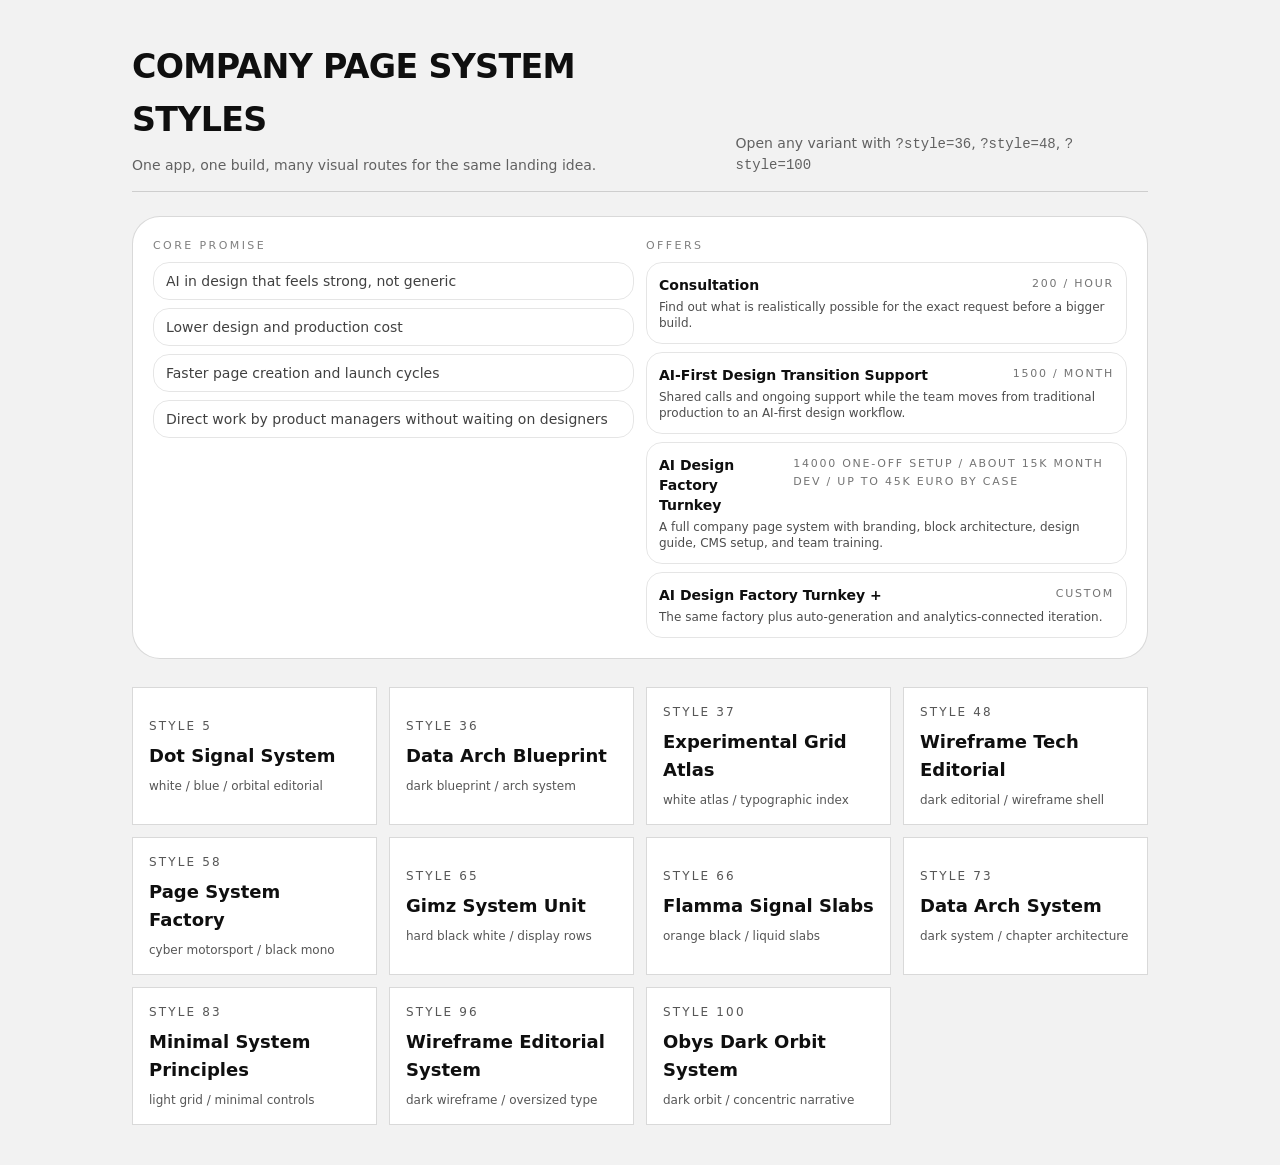
<file: docs/index.html>
<!doctype html>
<html lang="en">
  <head>
    <meta charset="UTF-8" />
    <meta name="viewport" content="width=device-width, initial-scale=1.0" />
    <title>Page System Factory</title>
    <script type="module" crossorigin src="./assets/index-7j-H3W1U.js"></script>
    <link rel="stylesheet" crossorigin href="./assets/index-CQFhyzXH.css">
  </head>
  <body>
    <div id="root"></div>
  </body>
</html>
</file>
